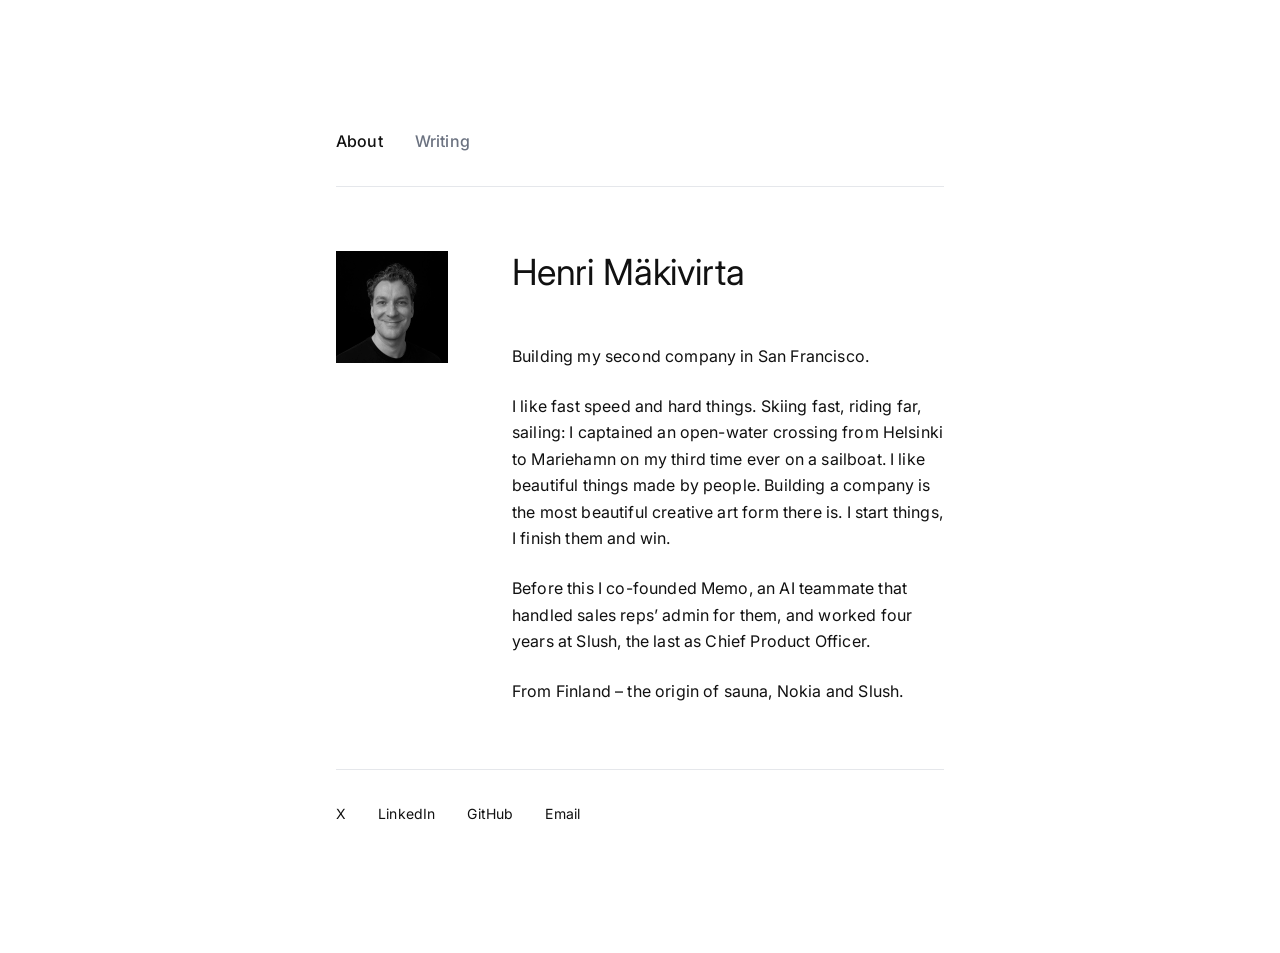
<file: index.html>
<!DOCTYPE html>
<html lang="en">
<head>
  <meta charset="utf-8">
  <meta name="viewport" content="width=device-width, initial-scale=1">
  <title>Henri Mäkivirta</title>
  <meta name="description" content="Henri Mäkivirta. Building my second company in San Francisco. Previously co-founder of Memo and CPO at Slush.">
  <link rel="canonical" href="https://henrimakivirta.com/">
  <meta property="og:type" content="profile">
  <meta property="og:title" content="Henri Mäkivirta">
  <meta property="og:description" content="Building my second company in San Francisco. Previously co-founder of Memo and CPO at Slush.">
  <meta property="og:url" content="https://henrimakivirta.com/">
  <meta property="og:image" content="https://henrimakivirta.com/images/photo.jpg">
  <meta property="og:image:width" content="448">
  <meta property="og:image:height" content="448">
  <meta property="og:image:alt" content="Portrait of Henri Mäkivirta">
  <meta name="twitter:card" content="summary">
  <meta name="twitter:site" content="@hedgerati0">
  <link rel="preconnect" href="https://fonts.googleapis.com">
  <link rel="preconnect" href="https://fonts.gstatic.com" crossorigin>
  <link href="https://fonts.googleapis.com/css2?family=Inter:wght@400;500&display=swap" rel="stylesheet">
  <link rel="stylesheet" href="style.css">
</head>
<body>
  <div class="page">

    <nav class="nav">
      <a href="index.html" class="nav__link is-active">About</a>
      <a href="writing.html" class="nav__link">Writing</a>
    </nav>

    <div class="intro">
      <div class="intro__photo">
        <img src="images/photo.jpg" alt="Portrait of Henri Mäkivirta" width="112" height="112">
      </div>

      <main class="intro__body">
        <h1 class="intro__name">Henri Mäkivirta</h1>

        <div class="prose">
          <p>Building my second company in San Francisco.</p>

          <p>I like fast speed and hard things. Skiing fast, riding far, sailing: I captained an open-water crossing from Helsinki to Mariehamn on my third time ever on a sailboat. I like beautiful things made by people. Building a company is the most beautiful creative art form there is. I start things, I finish them and win.</p>

          <p>Before this I co-founded Memo, an AI teammate that handled sales reps’ admin for them, and worked four years at Slush, the last as Chief Product Officer.</p>

          <p>From Finland – the origin of sauna, Nokia and Slush.</p>
        </div>
      </main>
    </div>

    <footer class="footer">
      <a href="https://x.com/hedgerati0" target="_blank" rel="noopener noreferrer">X</a>
      <a href="https://www.linkedin.com/in/henrimakivirta/" target="_blank" rel="noopener noreferrer">LinkedIn</a>
      <a href="https://github.com/henrihjm" target="_blank" rel="noopener noreferrer">GitHub</a>
      <a href="mailto:henri.makivirta@gmail.com">Email</a>
    </footer>

  </div>
</body>
</html>
</file>
<file: style.css>
/* Henri — personal site. Plain CSS, no build step. */

:root {
  --text: #111;
  --muted: #6b7280;
  --rule: #e5e7eb;
  --bg: #fff;
  --font: "Inter", ui-sans-serif, system-ui, -apple-system, "Segoe UI", Roboto, Helvetica, Arial, sans-serif;
}

*, *::before, *::after { box-sizing: border-box; }

html { -webkit-text-size-adjust: 100%; }

body {
  margin: 0;
  min-height: 100vh;
  background: var(--bg);
  color: var(--text);
  font-family: var(--font);
  font-size: 16px;
  line-height: 1.65;
  letter-spacing: 0.01em;
  -webkit-font-smoothing: antialiased;
}

a { color: inherit; text-decoration: none; }

/* Centered single column */
.page {
  max-width: 800px;
  margin: 0 auto;
  padding: 3.5rem 1.5rem;
}

/* Top nav with a hairline under it */
.nav {
  display: flex;
  gap: 2rem;
  padding-bottom: 2rem;
  margin-bottom: 3rem;
  border-bottom: 1px solid var(--rule);
}
.nav__link { color: var(--muted); font-weight: 500; transition: color .2s ease; }
.nav__link:hover, .nav__link.is-active { color: var(--text); }

/* Photo + text. Stacked on small screens, side by side from 600px. */
.intro {
  display: flex;
  flex-direction: column;
  gap: 2rem;
  margin-bottom: 3rem;
}
.intro__photo {
  flex: 0 0 auto;
  width: 96px;
  height: 96px;
  overflow: hidden;
  background: #f3f4f6;
}
.intro__photo img {
  display: block;
  width: 100%;
  height: 100%;
  object-fit: cover;
  filter: grayscale(100%);
}
.intro__body { flex: 1; min-width: 0; }

.intro__name {
  margin: 0 0 2rem;
  font-size: 1.875rem;
  font-weight: 400;
  line-height: 1.2;
  letter-spacing: -0.005em;
}

.prose { max-width: 42rem; }
.prose p { margin: 0 0 1.5rem; text-wrap: pretty; }
.prose p:last-child { margin-bottom: 0; }
.prose a { border-bottom: 1px solid var(--rule); transition: border-color .2s ease; }
.prose a:hover { border-color: var(--text); }

/* Inner pages: a title, then a list */
.section { margin-bottom: 3rem; }
.section__title {
  margin: 0 0 2rem;
  font-size: 1.875rem;
  font-weight: 400;
  line-height: 1.2;
  letter-spacing: -0.005em;
}

.posts {
  list-style: none;
  margin: 0;
  padding: 0;
  max-width: 42rem;
  display: flex;
  flex-direction: column;
  gap: 1rem;
}
.posts__item { display: flex; flex-direction: column; gap: 0.125rem; align-items: flex-start; }
.posts__item a { border-bottom: 1px solid var(--rule); transition: border-color .2s ease; }
.posts__item a:hover { border-color: var(--text); }
.posts__item time { color: var(--muted); font-size: 0.875rem; font-variant-numeric: tabular-nums; }
.posts__empty { color: var(--muted); }

/* Footer links */
.footer {
  display: flex;
  flex-wrap: wrap;
  gap: 1rem 2rem;
  padding-top: 2rem;
  border-top: 1px solid var(--rule);
  font-size: 0.875rem;
}
.footer a { transition: color .2s ease; }
.footer a:hover { color: var(--muted); }

@media (min-width: 600px) {
  .intro { flex-direction: row; align-items: flex-start; gap: 3rem; }
}

@media (min-width: 768px) {
  .page { padding: 6rem; }
  .nav { margin-bottom: 4rem; }
  .intro { gap: 4rem; margin-bottom: 4rem; }
  .intro__photo { width: 112px; height: 112px; }
  .intro__name { font-size: 2.25rem; margin-bottom: 3rem; }
  .section { margin-bottom: 4rem; }
  .section__title { font-size: 2.25rem; margin-bottom: 3rem; }
}

@media (min-width: 1024px) {
  .page { padding: 8rem 6rem; }
}
</file>
